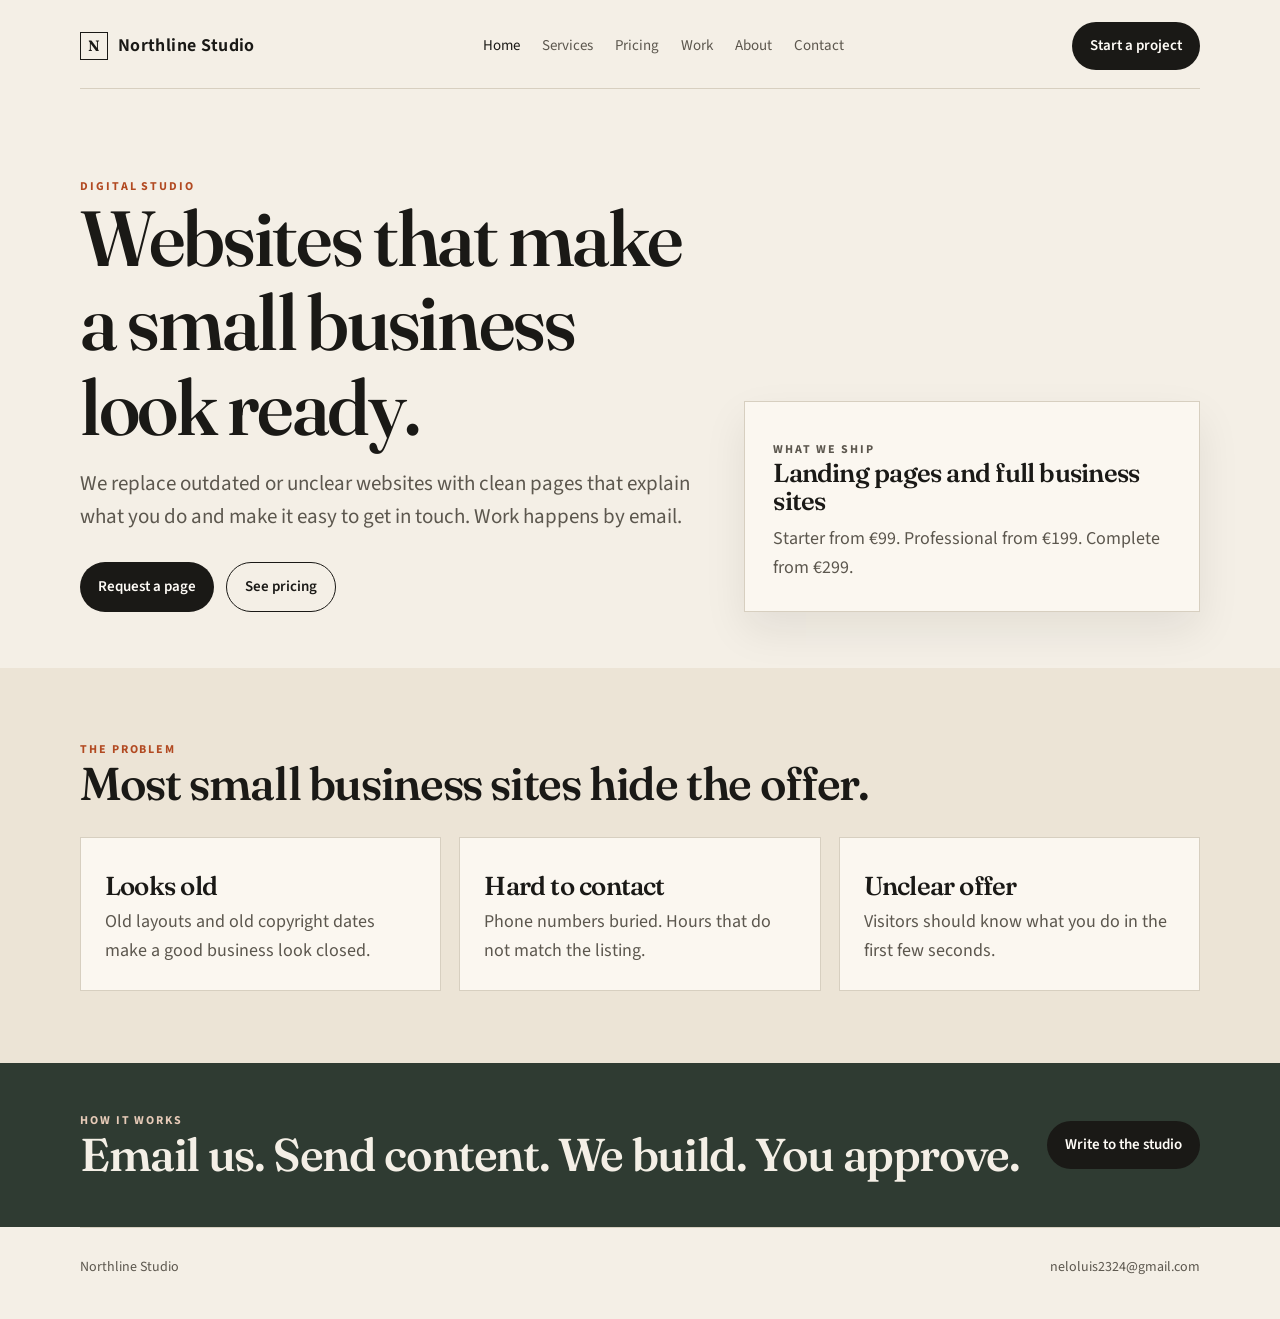
<file: index.html>
<!DOCTYPE html>
<html lang="en">
<head>
  <meta charset="UTF-8" />
  <meta name="viewport" content="width=device-width, initial-scale=1" />
  <title>Northline Studio — Modern websites for small businesses</title>
  <meta name="description" content="Northline Studio designs modern websites and landing pages for small businesses. Email-first." />
  <link rel="preconnect" href="https://fonts.googleapis.com" />
  <link href="https://fonts.googleapis.com/css2?family=Fraunces:opsz,wght@9..144,560&family=Source+Sans+3:wght@400;600;700&display=swap" rel="stylesheet" />
  <link rel="stylesheet" href="styles.css" />
</head>
<body>
  <div class="wrap">
    <nav class="nav">
      <a class="brand" href="index.html"><span class="mark">N</span> Northline Studio</a>
      <div class="links">
        <a class="active" href="index.html">Home</a>
        <a href="services.html">Services</a>
        <a href="pricing.html">Pricing</a>
        <a href="work.html">Work</a>
        <a href="about.html">About</a>
        <a href="contact.html">Contact</a>
      </div>
      <a class="btn" href="contact.html">Start a project</a>
    </nav>
    <section class="hero">
      <div>
        <p class="eyebrow">Digital studio</p>
        <h1>Websites that make a small business look ready.</h1>
        <p class="lede">We replace outdated or unclear websites with clean pages that explain what you do and make it easy to get in touch. Work happens by email.</p>
        <div class="actions">
          <a class="btn" href="contact.html">Request a page</a>
          <a class="btn ghost" href="pricing.html">See pricing</a>
        </div>
      </div>
      <aside class="hero-card">
        <p class="eyebrow">What we ship</p>
        <h3>Landing pages and full business sites</h3>
        <p>Starter from €99. Professional from €199. Complete from €299.</p>
      </aside>
    </section>
  </div>
  <section class="section" style="background:#ece4d6">
    <div class="wrap">
      <p class="eyebrow">The problem</p>
      <h2>Most small business sites hide the offer.</h2>
      <div class="grid-3" style="margin-top:28px">
        <article class="card"><h3>Looks old</h3><p class="muted">Old layouts and old copyright dates make a good business look closed.</p></article>
        <article class="card"><h3>Hard to contact</h3><p class="muted">Phone numbers buried. Hours that do not match the listing.</p></article>
        <article class="card"><h3>Unclear offer</h3><p class="muted">Visitors should know what you do in the first few seconds.</p></article>
      </div>
    </div>
  </section>
  <section class="banner">
    <div class="wrap">
      <div>
        <p class="eyebrow" style="color:#e7cbb8">How it works</p>
        <h2>Email us. Send content. We build. You approve.</h2>
      </div>
      <a class="btn" href="contact.html">Write to the studio</a>
    </div>
  </section>
  <footer class="wrap footer">
    <div>Northline Studio</div>
    <div>neloluis2324@gmail.com</div>
  </footer>
</body>
</html>
</file>
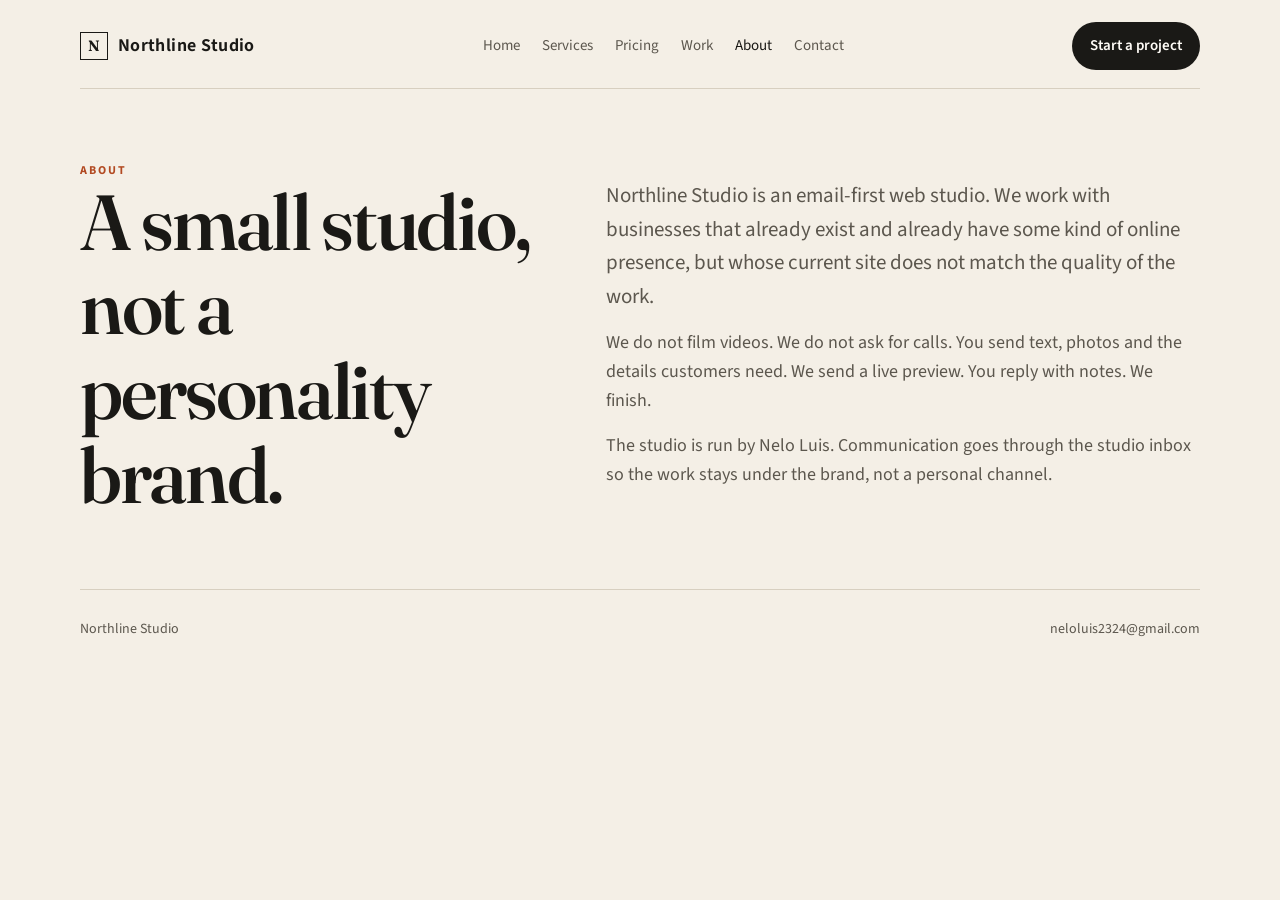
<file: about.html>
<!DOCTYPE html>
<html lang="en"><head><meta charset="UTF-8" /><meta name="viewport" content="width=device-width, initial-scale=1" /><title>About — Northline Studio</title><link rel="preconnect" href="https://fonts.googleapis.com" /><link href="https://fonts.googleapis.com/css2?family=Fraunces:opsz,wght@9..144,560&family=Source+Sans+3:wght@400;600;700&display=swap" rel="stylesheet" /><link rel="stylesheet" href="styles.css" /></head><body><div class="wrap"><nav class="nav"><a class="brand" href="index.html"><span class="mark">N</span> Northline Studio</a><div class="links"><a href="index.html">Home</a><a href="services.html">Services</a><a href="pricing.html">Pricing</a><a href="work.html">Work</a><a class="active" href="about.html">About</a><a href="contact.html">Contact</a></div><a class="btn" href="contact.html">Start a project</a></nav><section class="section split"><div><p class="eyebrow">About</p><h1>A small studio, not a personality brand.</h1></div><div><p class="lede">Northline Studio is an email-first web studio. We work with businesses that already exist and already have some kind of online presence, but whose current site does not match the quality of the work.</p><p class="muted" style="margin-top:16px">We do not film videos. We do not ask for calls. You send text, photos and the details customers need. We send a live preview. You reply with notes. We finish.</p><p class="muted" style="margin-top:16px">The studio is run by Nelo Luis. Communication goes through the studio inbox so the work stays under the brand, not a personal channel.</p></div></section></div><footer class="wrap footer"><div>Northline Studio</div><div>neloluis2324@gmail.com</div></footer></body></html>
</file>
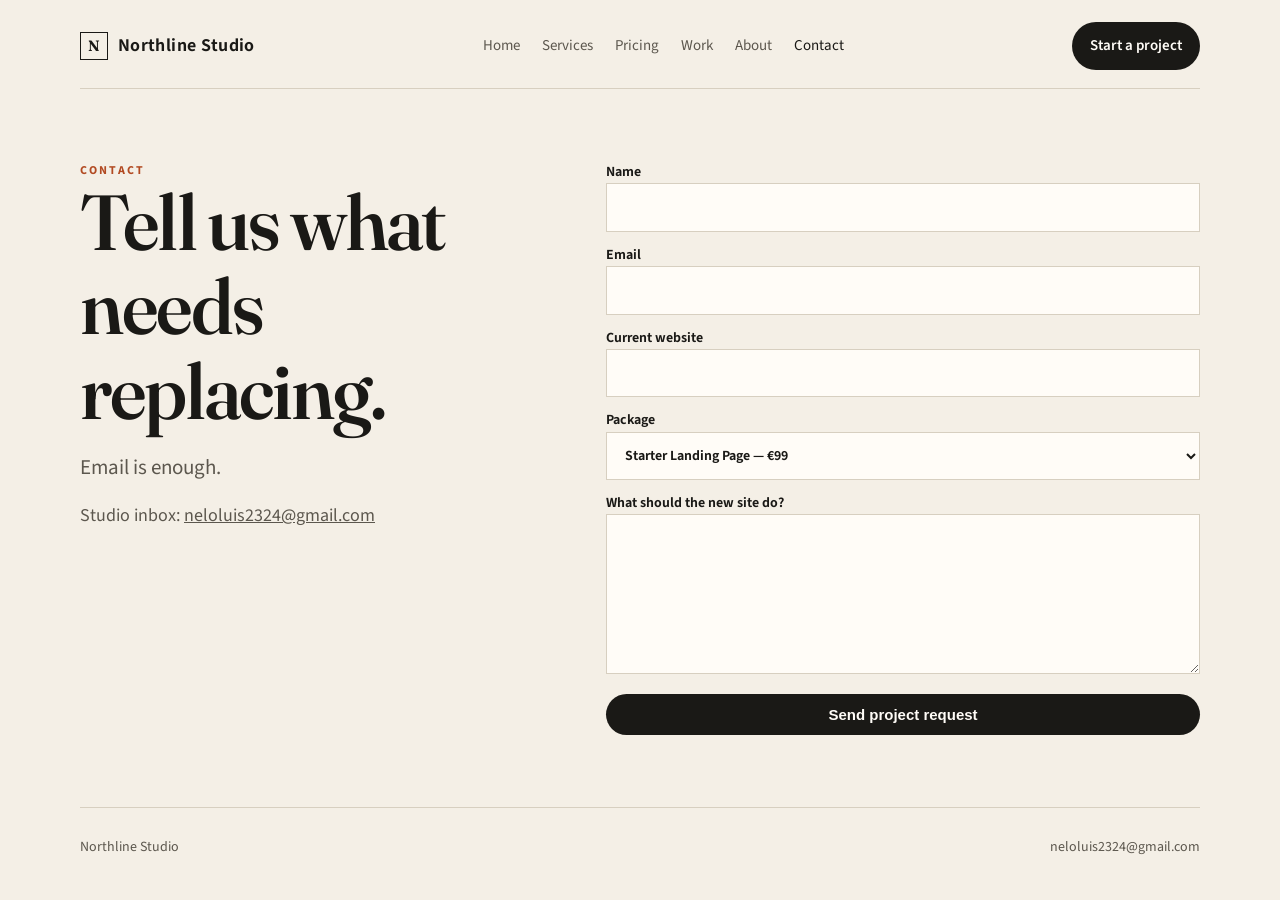
<file: contact.html>
<!DOCTYPE html>
<html lang="en"><head><meta charset="UTF-8" /><meta name="viewport" content="width=device-width, initial-scale=1" /><title>Contact — Northline Studio</title><link href="https://fonts.googleapis.com/css2?family=Fraunces:opsz,wght@9..144,560&family=Source+Sans+3:wght@400;600;700&display=swap" rel="stylesheet" /><link rel="stylesheet" href="styles.css" /></head><body><div class="wrap"><nav class="nav"><a class="brand" href="index.html"><span class="mark">N</span> Northline Studio</a><div class="links"><a href="index.html">Home</a><a href="services.html">Services</a><a href="pricing.html">Pricing</a><a href="work.html">Work</a><a href="about.html">About</a><a class="active" href="contact.html">Contact</a></div><a class="btn" href="contact.html">Start a project</a></nav><section class="section split"><div><p class="eyebrow">Contact</p><h1>Tell us what needs replacing.</h1><p class="lede">Email is enough.</p><p class="muted" style="margin-top:18px">Studio inbox: <a href="mailto:neloluis2324@gmail.com">neloluis2324@gmail.com</a></p></div><form name="project" method="POST" data-netlify="true"><input type="hidden" name="form-name" value="project" /><label>Name<input name="name" required /></label><label>Email<input type="email" name="email" required /></label><label>Current website<input name="website" /></label><label>Package<select name="package"><option>Starter Landing Page — €99</option><option>Professional Website — €199</option><option>Complete Business Website — €299</option></select></label><label>What should the new site do?<textarea name="message" rows="6" required></textarea></label><button class="btn" type="submit">Send project request</button></form></section></div><footer class="wrap footer"><div>Northline Studio</div><div>neloluis2324@gmail.com</div></footer></body></html>
</file>
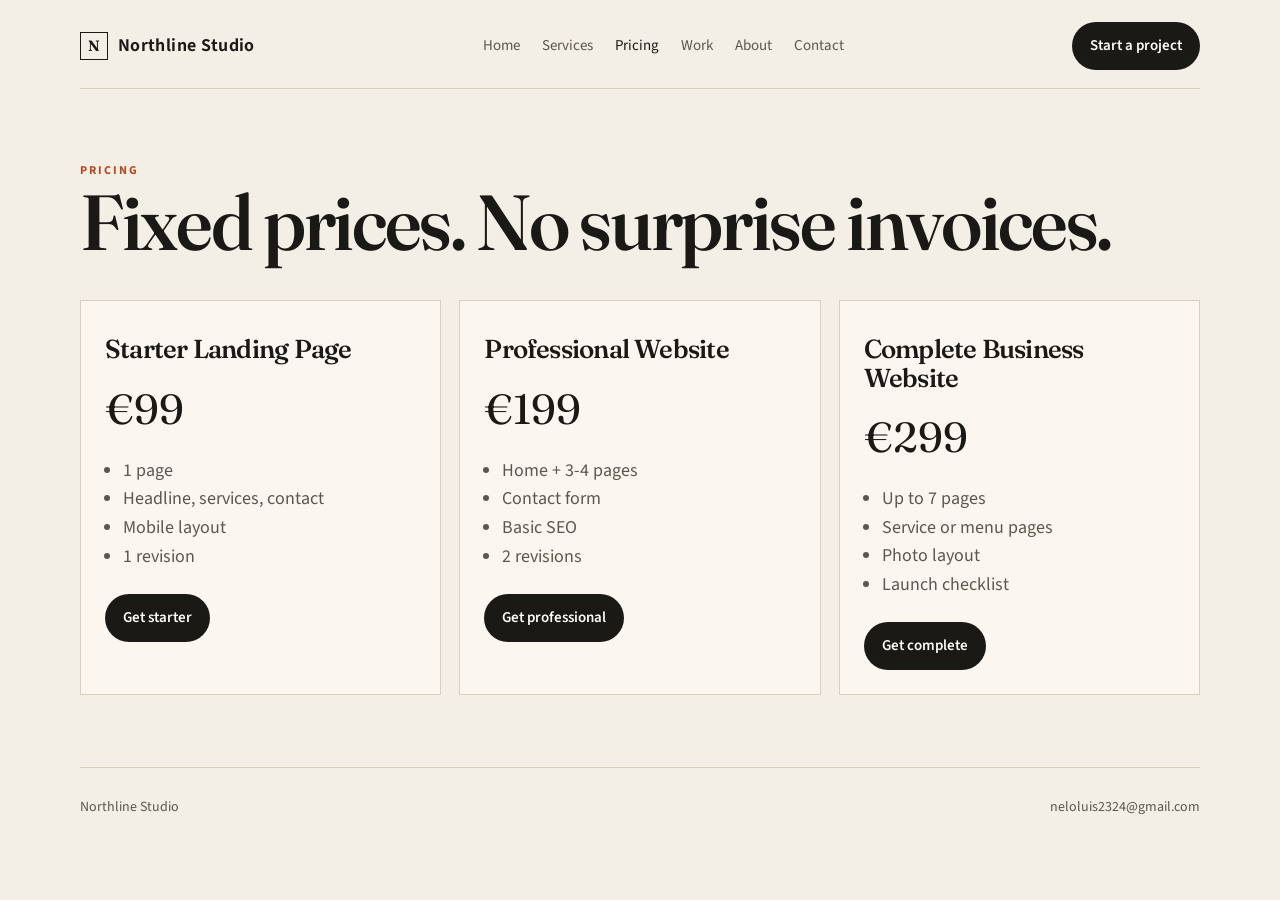
<file: pricing.html>
<!DOCTYPE html>
<html lang="en"><head><meta charset="UTF-8" /><meta name="viewport" content="width=device-width, initial-scale=1" /><title>Pricing — Northline Studio</title><link href="https://fonts.googleapis.com/css2?family=Fraunces:opsz,wght@9..144,560&family=Source+Sans+3:wght@400;600;700&display=swap" rel="stylesheet" /><link rel="stylesheet" href="styles.css" /></head><body><div class="wrap"><nav class="nav"><a class="brand" href="index.html"><span class="mark">N</span> Northline Studio</a><div class="links"><a href="index.html">Home</a><a href="services.html">Services</a><a class="active" href="pricing.html">Pricing</a><a href="work.html">Work</a><a href="about.html">About</a><a href="contact.html">Contact</a></div><a class="btn" href="contact.html">Start a project</a></nav><section class="section"><p class="eyebrow">Pricing</p><h1>Fixed prices. No surprise invoices.</h1><div class="grid-3" style="margin-top:36px"><article class="price"><h3>Starter Landing Page</h3><div class="amt">€99</div><ul class="list"><li>1 page</li><li>Headline, services, contact</li><li>Mobile layout</li><li>1 revision</li></ul><a class="btn" href="contact.html">Get starter</a></article><article class="price"><h3>Professional Website</h3><div class="amt">€199</div><ul class="list"><li>Home + 3-4 pages</li><li>Contact form</li><li>Basic SEO</li><li>2 revisions</li></ul><a class="btn" href="contact.html">Get professional</a></article><article class="price"><h3>Complete Business Website</h3><div class="amt">€299</div><ul class="list"><li>Up to 7 pages</li><li>Service or menu pages</li><li>Photo layout</li><li>Launch checklist</li></ul><a class="btn" href="contact.html">Get complete</a></article></div></section></div><footer class="wrap footer"><div>Northline Studio</div><div>neloluis2324@gmail.com</div></footer></body></html>
</file>
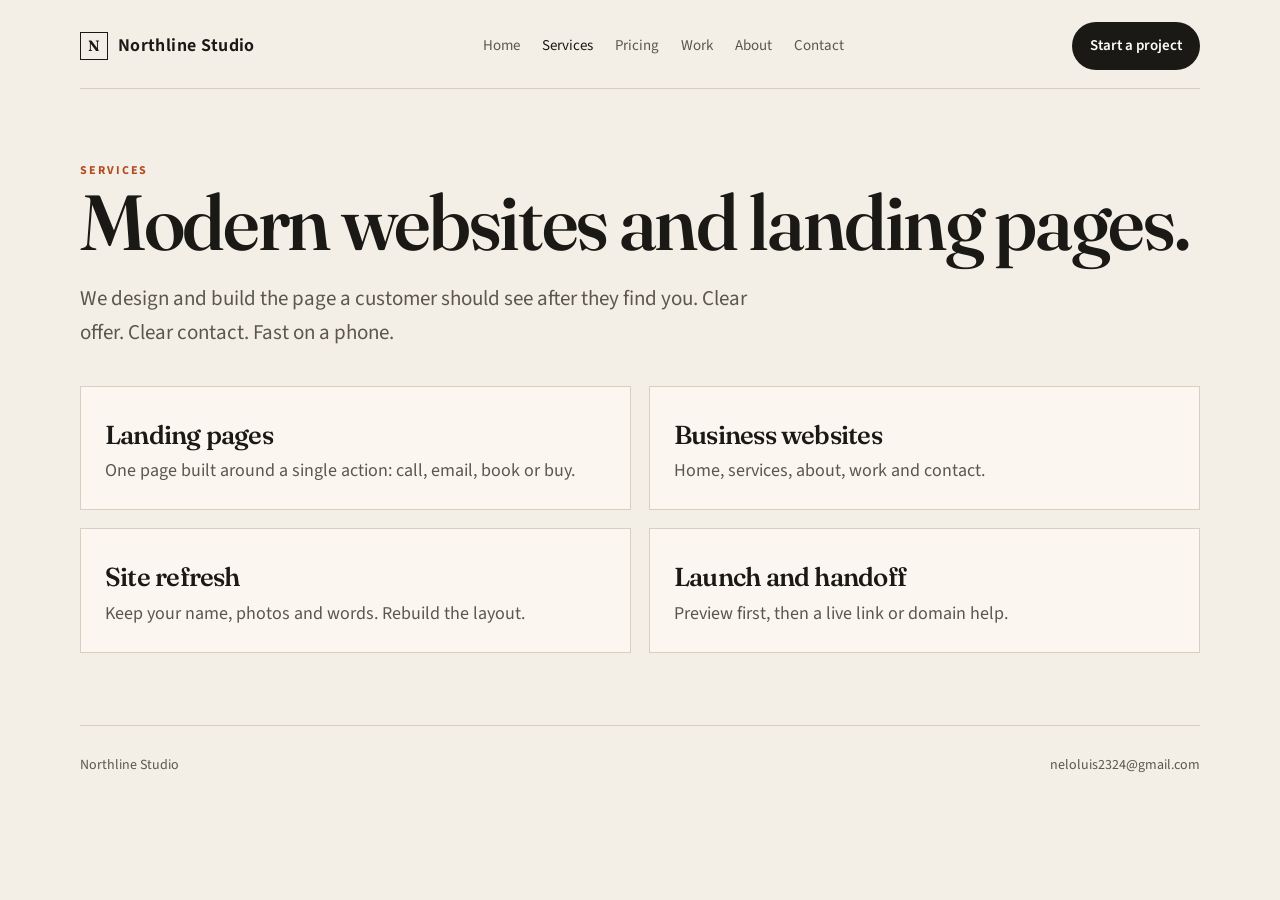
<file: services.html>
<!DOCTYPE html>
<html lang="en"><head><meta charset="UTF-8" /><meta name="viewport" content="width=device-width, initial-scale=1" /><title>Services — Northline Studio</title><link href="https://fonts.googleapis.com/css2?family=Fraunces:opsz,wght@9..144,560&family=Source+Sans+3:wght@400;600;700&display=swap" rel="stylesheet" /><link rel="stylesheet" href="styles.css" /></head><body><div class="wrap"><nav class="nav"><a class="brand" href="index.html"><span class="mark">N</span> Northline Studio</a><div class="links"><a href="index.html">Home</a><a class="active" href="services.html">Services</a><a href="pricing.html">Pricing</a><a href="work.html">Work</a><a href="about.html">About</a><a href="contact.html">Contact</a></div><a class="btn" href="contact.html">Start a project</a></nav><section class="section"><p class="eyebrow">Services</p><h1>Modern websites and landing pages.</h1><p class="lede">We design and build the page a customer should see after they find you. Clear offer. Clear contact. Fast on a phone.</p><div class="grid-2" style="margin-top:36px"><article class="card"><h3>Landing pages</h3><p class="muted">One page built around a single action: call, email, book or buy.</p></article><article class="card"><h3>Business websites</h3><p class="muted">Home, services, about, work and contact.</p></article><article class="card"><h3>Site refresh</h3><p class="muted">Keep your name, photos and words. Rebuild the layout.</p></article><article class="card"><h3>Launch and handoff</h3><p class="muted">Preview first, then a live link or domain help.</p></article></div></section></div><footer class="wrap footer"><div>Northline Studio</div><div>neloluis2324@gmail.com</div></footer></body></html>
</file>
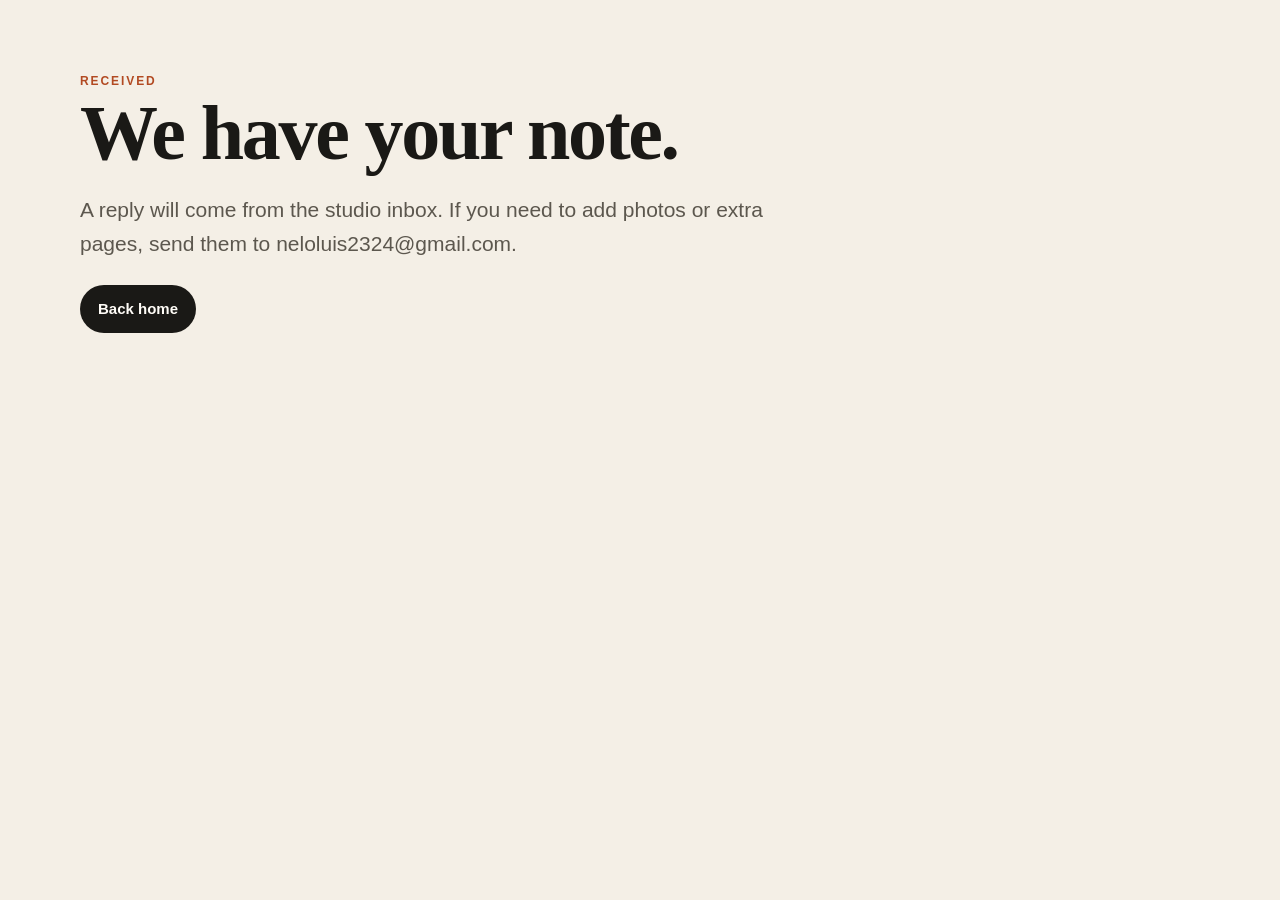
<file: thanks.html>
<!DOCTYPE html>
<html lang="en">
<head>
  <meta charset="UTF-8" />
  <meta name="viewport" content="width=device-width, initial-scale=1" />
  <title>Received — Northline Studio</title>
  <link rel="stylesheet" href="styles.css" />
</head>
<body>
  <div class="wrap section">
    <p class="eyebrow">Received</p>
    <h1>We have your note.</h1>
    <p class="lede">A reply will come from the studio inbox. If you need to add photos or extra pages, send them to neloluis2324@gmail.com.</p>
    <p style="margin-top:24px"><a class="btn" href="index.html">Back home</a></p>
  </div>
</body>
</html>
</file>
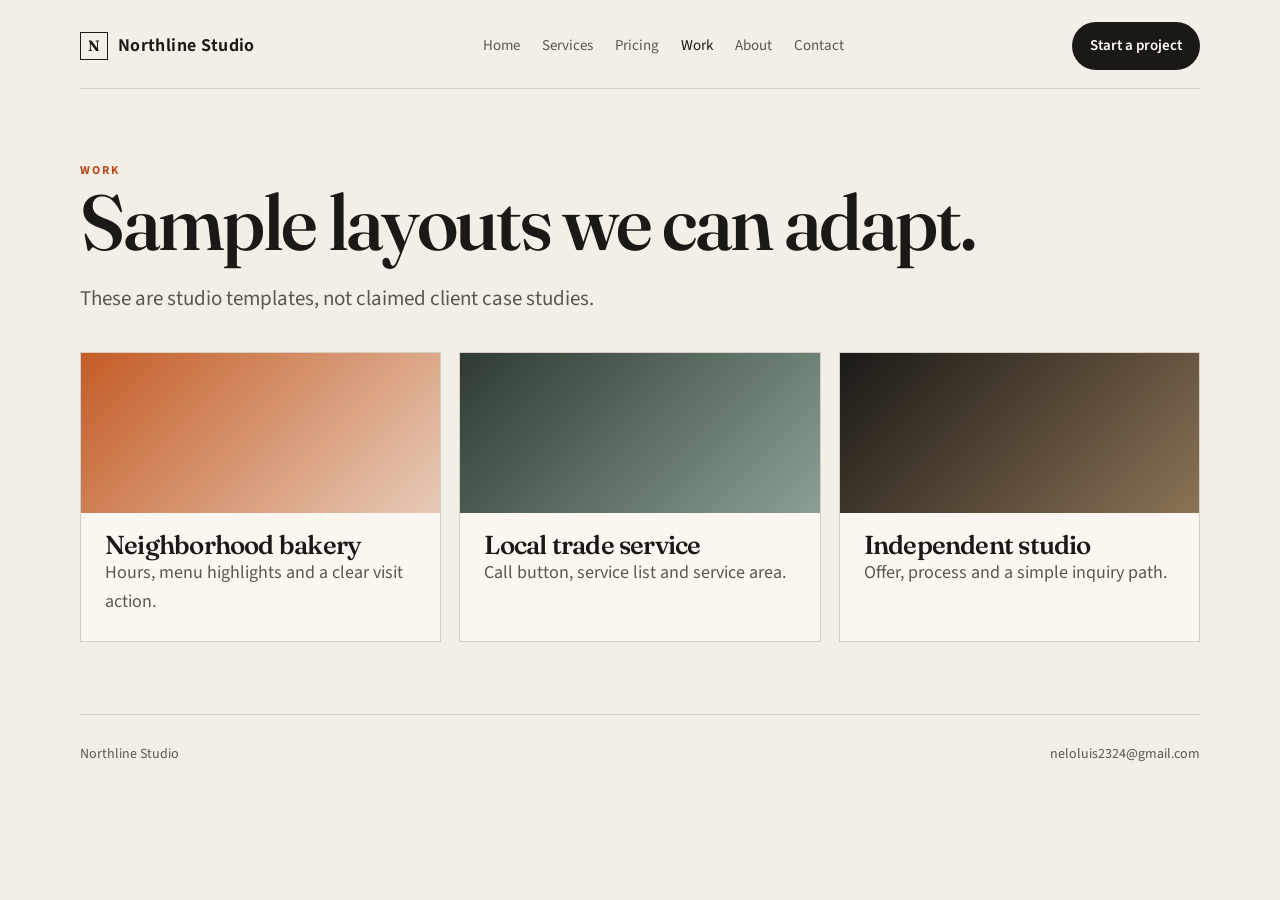
<file: work.html>
<!DOCTYPE html>
<html lang="en"><head><meta charset="UTF-8" /><meta name="viewport" content="width=device-width, initial-scale=1" /><title>Work — Northline Studio</title><link href="https://fonts.googleapis.com/css2?family=Fraunces:opsz,wght@9..144,560&family=Source+Sans+3:wght@400;600;700&display=swap" rel="stylesheet" /><link rel="stylesheet" href="styles.css" /></head><body><div class="wrap"><nav class="nav"><a class="brand" href="index.html"><span class="mark">N</span> Northline Studio</a><div class="links"><a href="index.html">Home</a><a href="services.html">Services</a><a href="pricing.html">Pricing</a><a class="active" href="work.html">Work</a><a href="about.html">About</a><a href="contact.html">Contact</a></div><a class="btn" href="contact.html">Start a project</a></nav><section class="section"><p class="eyebrow">Work</p><h1>Sample layouts we can adapt.</h1><p class="lede">These are studio templates, not claimed client case studies.</p><div class="grid-3" style="margin-top:36px"><a class="work" href="demos/bakery.html" style="text-decoration:none"><div style="height:160px;margin:-24px -24px 18px;background:linear-gradient(135deg,#c45c26,#e7cbb8)"></div><h3>Neighborhood bakery</h3><p class="muted">Hours, menu highlights and a clear visit action.</p></a><a class="work" href="demos/trades.html" style="text-decoration:none"><div style="height:160px;margin:-24px -24px 18px;background:linear-gradient(135deg,#2f3b32,#8aa093)"></div><h3>Local trade service</h3><p class="muted">Call button, service list and service area.</p></a><a class="work" href="demos/studio.html" style="text-decoration:none"><div style="height:160px;margin:-24px -24px 18px;background:linear-gradient(135deg,#1a1916,#8b7355)"></div><h3>Independent studio</h3><p class="muted">Offer, process and a simple inquiry path.</p></a></div></section></div><footer class="wrap footer"><div>Northline Studio</div><div>neloluis2324@gmail.com</div></footer></body></html>
</file>
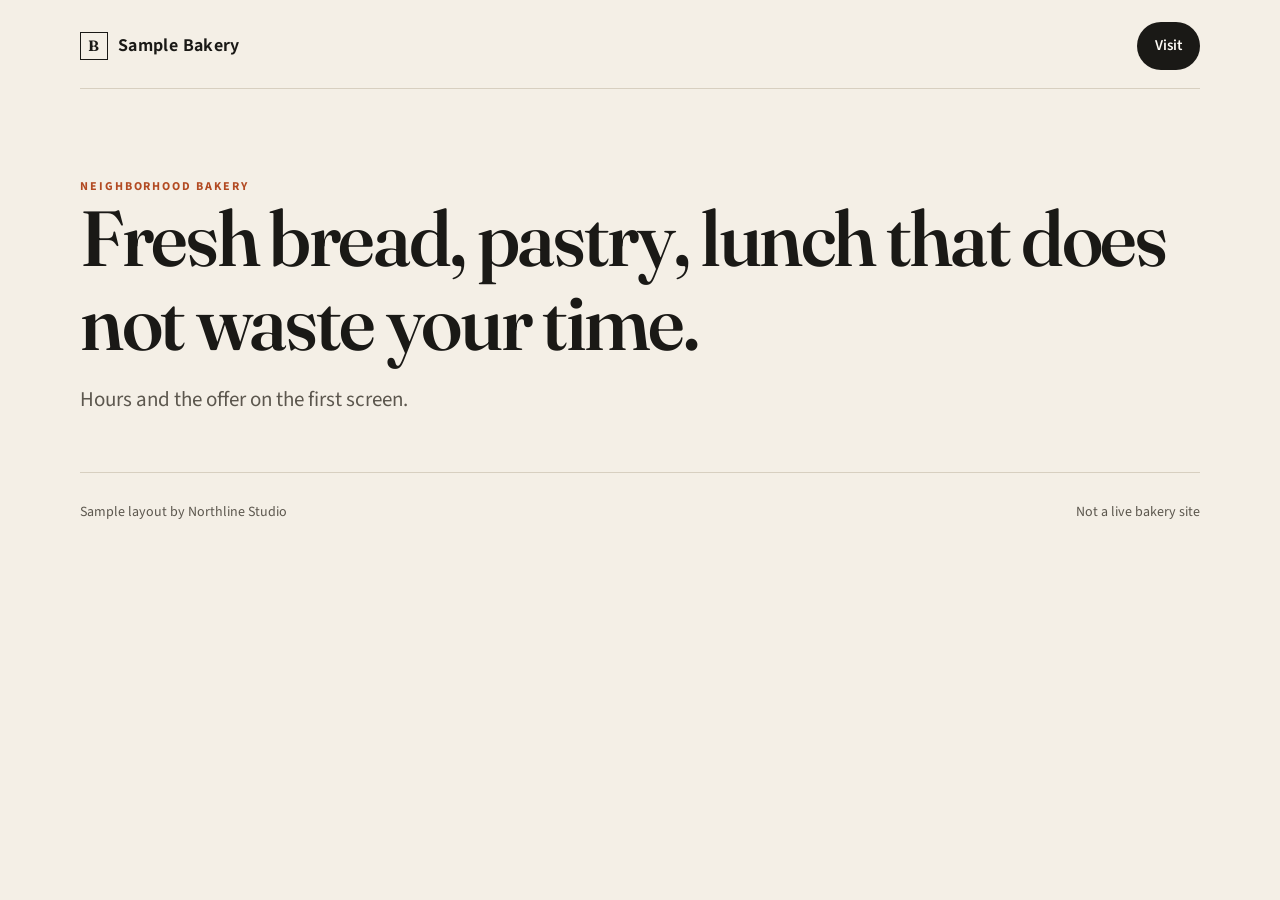
<file: demos/bakery.html>
<!DOCTYPE html>
<html lang="en"><head><meta charset="UTF-8" /><meta name="viewport" content="width=device-width, initial-scale=1" /><title>Sample bakery — Northline Studio</title><link href="https://fonts.googleapis.com/css2?family=Fraunces:opsz,wght@9..144,560&family=Source+Sans+3:wght@400;600&display=swap" rel="stylesheet" /><link rel="stylesheet" href="../styles.css" /></head><body><div class="wrap"><nav class="nav"><a class="brand" href="../work.html"><span class="mark">B</span> Sample Bakery</a><a class="btn" href="mailto:neloluis2324@gmail.com">Visit</a></nav><section class="hero" style="grid-template-columns:1fr"><div><p class="eyebrow">Neighborhood bakery</p><h1>Fresh bread, pastry, lunch that does not waste your time.</h1><p class="lede">Hours and the offer on the first screen.</p></div></section></div><footer class="wrap footer"><div>Sample layout by Northline Studio</div><div>Not a live bakery site</div></footer></body></html>
</file>
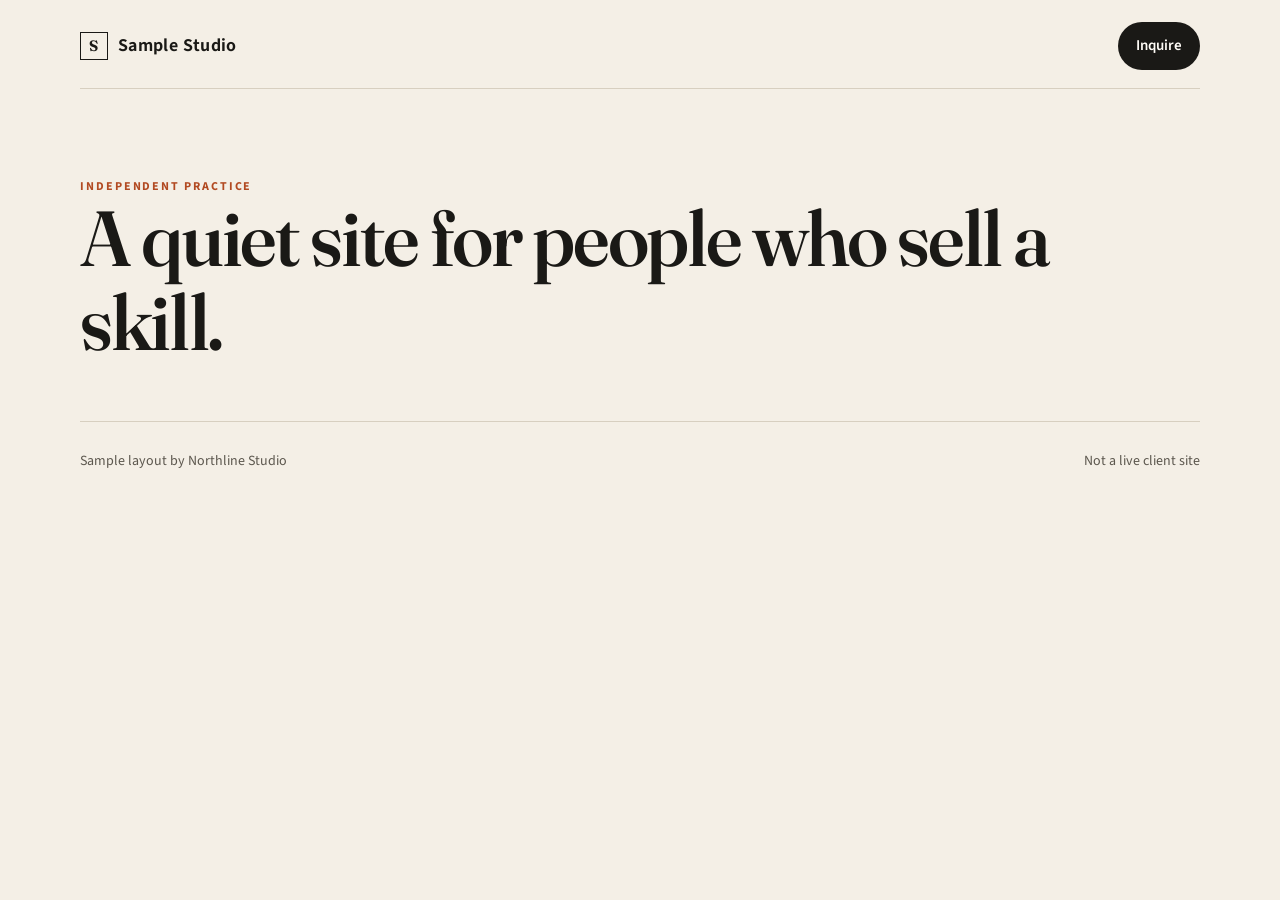
<file: demos/studio.html>
<!DOCTYPE html>
<html lang="en"><head><meta charset="UTF-8" /><meta name="viewport" content="width=device-width, initial-scale=1" /><title>Sample studio — Northline Studio</title><link href="https://fonts.googleapis.com/css2?family=Fraunces:opsz,wght@9..144,560&family=Source+Sans+3:wght@400;600&display=swap" rel="stylesheet" /><link rel="stylesheet" href="../styles.css" /></head><body><div class="wrap"><nav class="nav"><a class="brand" href="../work.html"><span class="mark">S</span> Sample Studio</a><a class="btn" href="mailto:neloluis2324@gmail.com">Inquire</a></nav><section class="hero" style="grid-template-columns:1fr"><div><p class="eyebrow">Independent practice</p><h1>A quiet site for people who sell a skill.</h1></div></section></div><footer class="wrap footer"><div>Sample layout by Northline Studio</div><div>Not a live client site</div></footer></body></html>
</file>
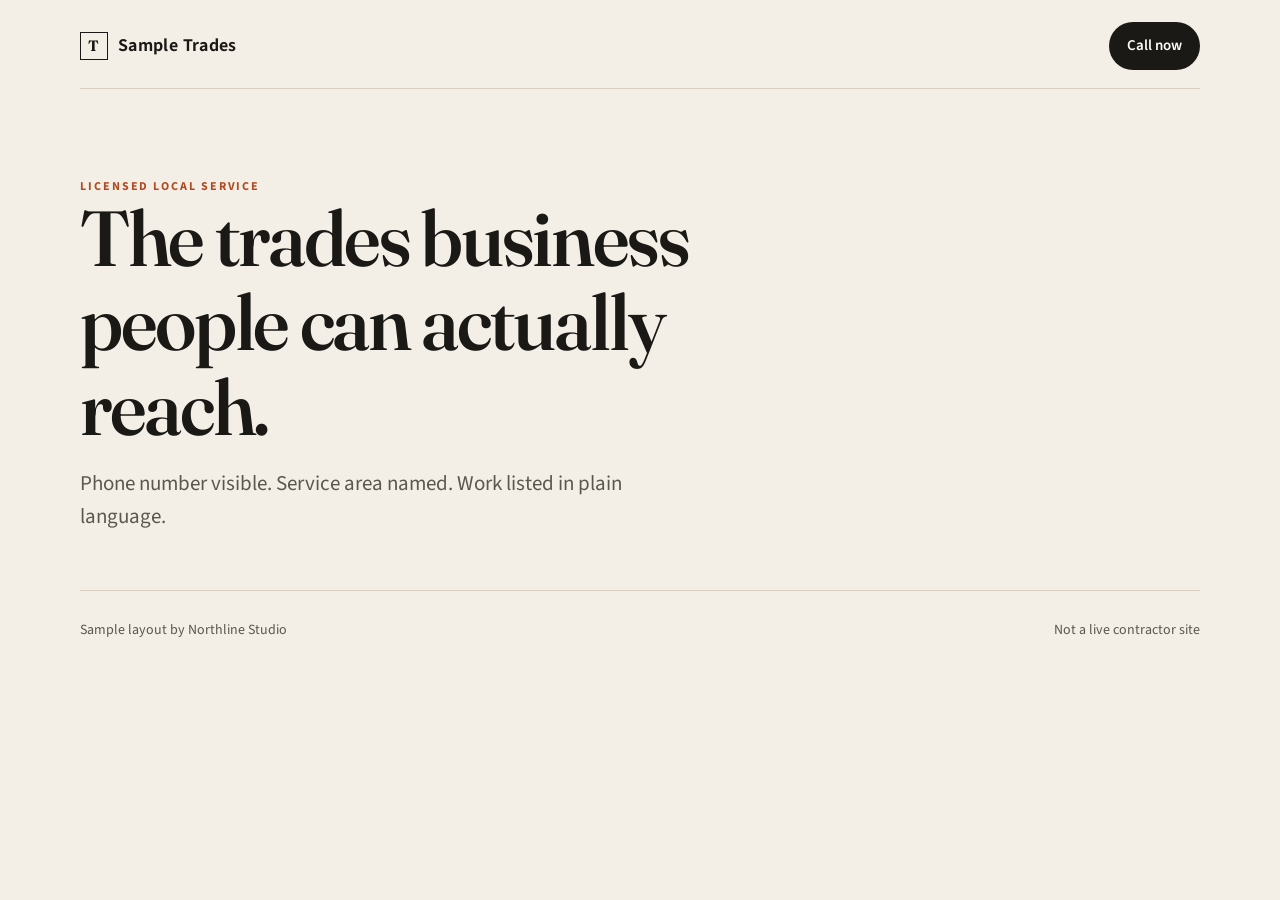
<file: demos/trades.html>
<!DOCTYPE html>
<html lang="en"><head><meta charset="UTF-8" /><meta name="viewport" content="width=device-width, initial-scale=1" /><title>Sample trades — Northline Studio</title><link href="https://fonts.googleapis.com/css2?family=Fraunces:opsz,wght@9..144,560&family=Source+Sans+3:wght@400;600&display=swap" rel="stylesheet" /><link rel="stylesheet" href="../styles.css" /></head><body><div class="wrap"><nav class="nav"><a class="brand" href="../work.html"><span class="mark">T</span> Sample Trades</a><a class="btn" href="#">Call now</a></nav><section class="hero"><div><p class="eyebrow">Licensed local service</p><h1>The trades business people can actually reach.</h1><p class="lede">Phone number visible. Service area named. Work listed in plain language.</p></div></section></div><footer class="wrap footer"><div>Sample layout by Northline Studio</div><div>Not a live contractor site</div></footer></body></html>
</file>
<file: styles.css>
:root {
  --bg: #f4efe6;
  --bg-2: #ece4d6;
  --ink: #1a1916;
  --muted: #5c574e;
  --line: #d7cfc0;
  --accent: #b24a22;
  --accent-2: #2f3b32;
  --card: #fbf7f0;
  --white: #fffcf7;
  --shadow: 0 18px 40px rgba(26, 25, 22, 0.08);
}
* { box-sizing: border-box; margin: 0; padding: 0; }
html { scroll-behavior: smooth; }
body {
  font-family: "Source Sans 3", "Segoe UI", sans-serif;
  background: var(--bg);
  color: var(--ink);
  line-height: 1.6;
  font-size: 18px;
}
a { color: inherit; }
img { max-width: 100%; display: block; }
.wrap { width: min(1120px, calc(100% - 40px)); margin: 0 auto; }
.nav {
  display: flex; align-items: center; justify-content: space-between;
  padding: 22px 0 18px; border-bottom: 1px solid var(--line);
}
.brand { display: flex; align-items: center; gap: 10px; text-decoration: none; font-weight: 650; letter-spacing: .02em; }
.mark {
  width: 28px; height: 28px; border: 1.5px solid var(--ink); display: grid; place-items: center;
  font-family: Fraunces, Georgia, serif; font-size: 15px;
}
.links { display: flex; gap: 22px; font-size: 15px; }
.links a { text-decoration: none; color: var(--muted); }
.links a:hover, .links a.active { color: var(--ink); }
.btn {
  display: inline-flex; align-items: center; justify-content: center;
  background: var(--ink); color: var(--white); text-decoration: none;
  padding: 12px 18px; border-radius: 999px; font-size: 15px; font-weight: 600;
  border: 0; cursor: pointer;
}
.btn.ghost { background: transparent; color: var(--ink); border: 1px solid var(--ink); }
.hero { padding: 88px 0 56px; display: grid; grid-template-columns: 1.15fr .85fr; gap: 48px; align-items: end; }
.eyebrow { text-transform: uppercase; letter-spacing: .16em; font-size: 12px; color: var(--accent); font-weight: 700; }
h1, h2, h3 { font-family: Fraunces, Georgia, serif; font-weight: 560; letter-spacing: -.03em; line-height: 1.08; }
h1 { font-size: clamp(42px, 7vw, 78px); }
h2 { font-size: clamp(30px, 4vw, 46px); }
h3 { font-size: 26px; }
.lede { font-size: 21px; color: var(--muted); max-width: 34em; margin-top: 18px; }
.hero-card {
  background: var(--card); border: 1px solid var(--line); padding: 28px;
  box-shadow: var(--shadow);
}
.hero-card p { color: var(--muted); margin-top: 10px; }
.actions { display: flex; gap: 12px; flex-wrap: wrap; margin-top: 28px; }
.section { padding: 72px 0; }
.grid-3, .grid-2 { display: grid; gap: 18px; }
.grid-3 { grid-template-columns: repeat(3, 1fr); }
.grid-2 { grid-template-columns: 1fr 1fr; }
.card, .price, .work {
  background: var(--card); border: 1px solid var(--line); padding: 24px;
}
.card h3, .price h3 { margin: 10px 0 8px; }
.muted { color: var(--muted); }
.price .amt { font-family: Fraunces, Georgia, serif; font-size: 42px; margin: 12px 0; }
.list { margin: 14px 0 22px; padding-left: 18px; color: var(--muted); }
.split { display: grid; grid-template-columns: .9fr 1.1fr; gap: 40px; align-items: start; }
form { display: grid; gap: 12px; }
input, textarea, select {
  width: 100%; padding: 12px 14px; border: 1px solid var(--line);
  background: var(--white); font: inherit; color: inherit;
}
label { font-size: 14px; font-weight: 650; }
.footer {
  border-top: 1px solid var(--line); padding: 28px 0 40px;
  display: flex; justify-content: space-between; gap: 16px; color: var(--muted); font-size: 14px;
}
.banner { background: var(--accent-2); color: #f4efe6; padding: 48px 0; }
.banner .wrap { display: flex; justify-content: space-between; align-items: center; gap: 20px; }
.note { font-size: 14px; color: var(--muted); }
@media (max-width: 860px) {
  .links { display: none; }
  .hero, .grid-3, .grid-2, .split, .banner .wrap, .footer { grid-template-columns: 1fr; display: grid; }
}
</file>
